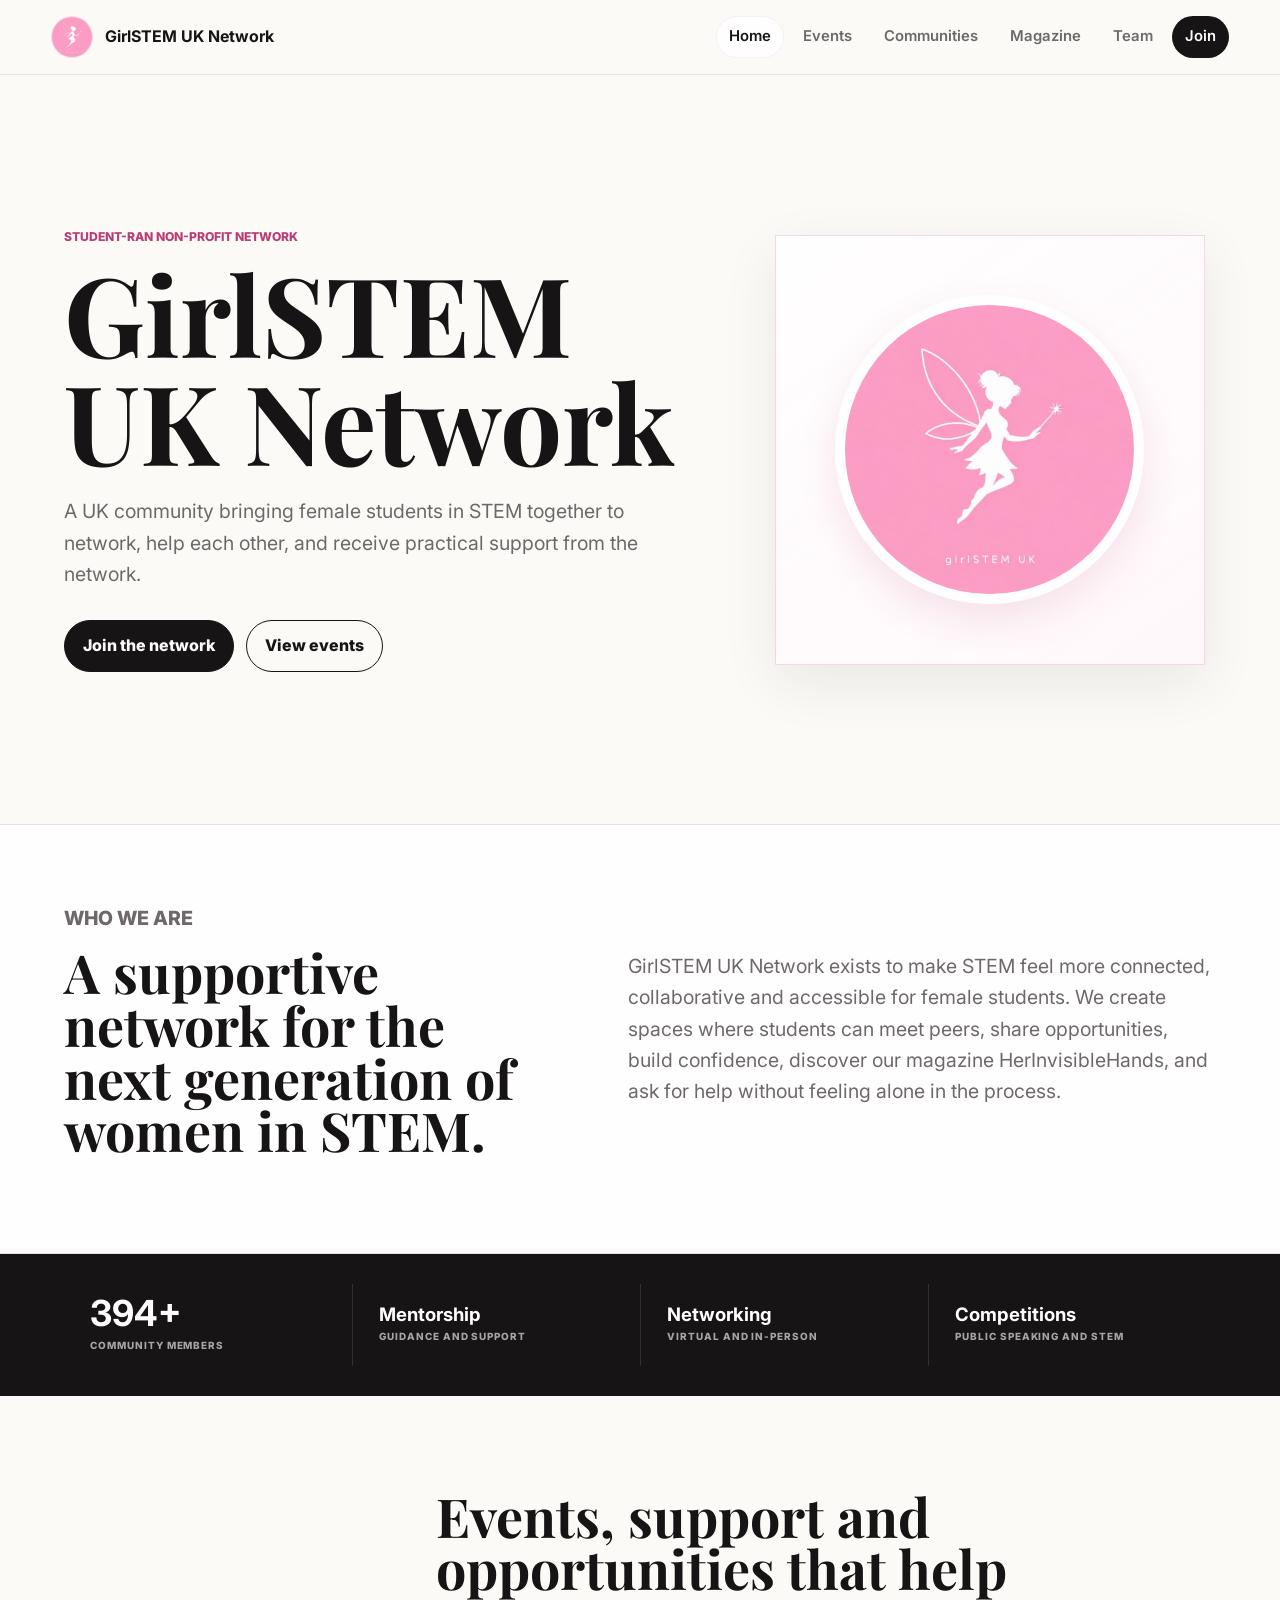
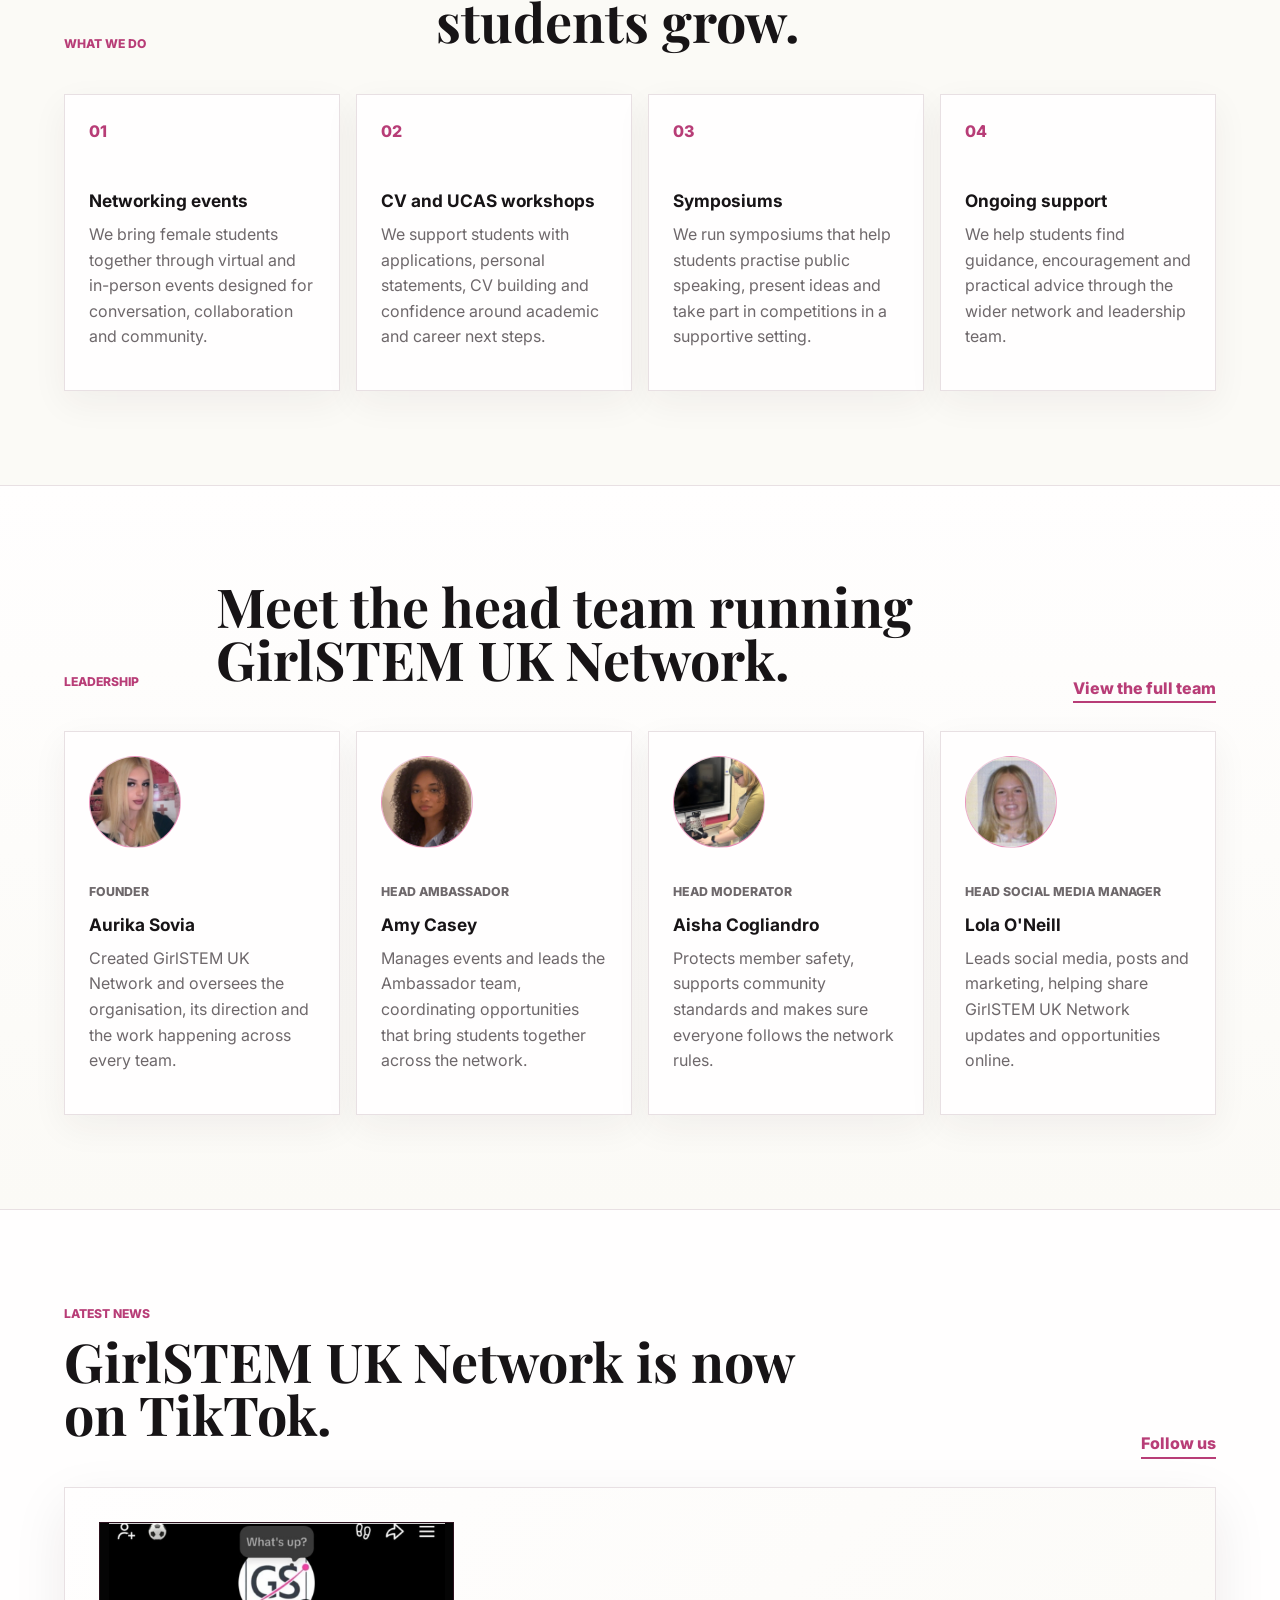
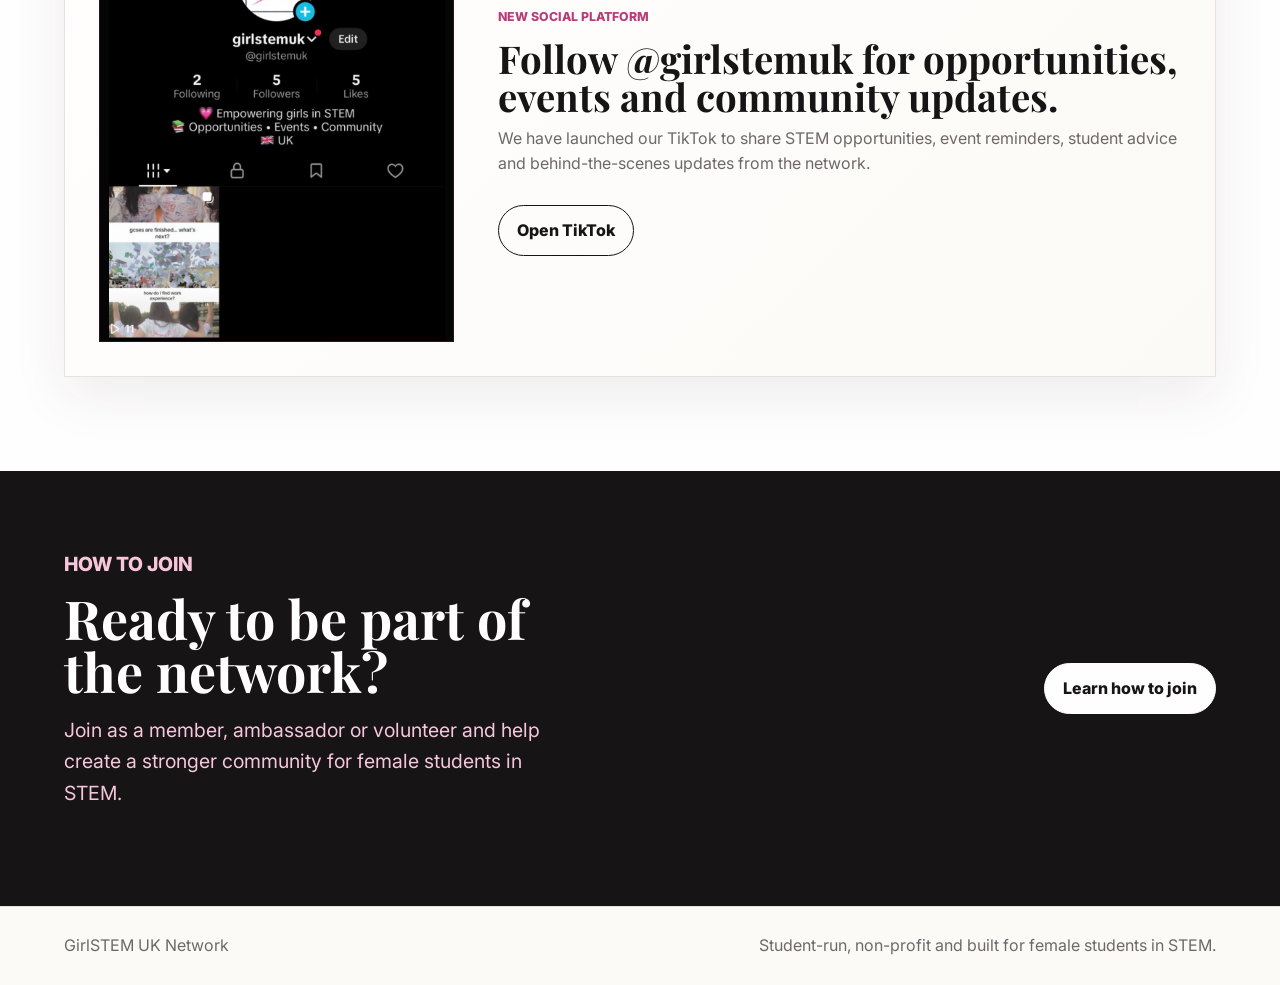
<file: index.html>
<!doctype html>
<html lang="en">
  <head>
    <meta charset="utf-8">
    <meta name="viewport" content="width=device-width, initial-scale=1">
    <title>GirlSTEM UK Network</title>
    <meta name="description" content="GirlSTEM UK Network is a student-run non-profit bringing female students in STEM together through networking, workshops, symposiums and support.">
    <link rel="preconnect" href="https://fonts.googleapis.com">
    <link rel="preconnect" href="https://fonts.gstatic.com" crossorigin>
    <link href="https://fonts.googleapis.com/css2?family=Inter:wght@400;500;600;700&family=Playfair+Display:wght@600;700&display=swap" rel="stylesheet">
    <link rel="stylesheet" href="styles.css">
  </head>
  <body>
    <header class="site-header">
      <a class="brand" href="index.html" aria-label="GirlSTEM UK Network home">
        <img src="assets/girlstem-logo.png" alt="GirlSTEM UK Network logo">
        <span>GirlSTEM UK Network</span>
      </a>
      <nav aria-label="Main navigation">
        <a aria-current="page" href="index.html">Home</a>
        <a href="events.html">Events</a>
        <a href="communities.html">Communities</a>
        <a href="magazine.html">Magazine</a>
        <a href="team.html">Team</a>
        <a class="nav-cta" href="join.html">Join</a>
      </nav>
    </header>

    <main>
      <section class="hero">
        <div class="hero-copy">
          <p class="eyebrow">Student-ran non-profit network</p>
          <h1>GirlSTEM UK Network</h1>
          <p class="hero-text">A UK community bringing female students in STEM together to network, help each other, and receive practical support from the network.</p>
          <div class="hero-actions">
            <a class="button primary" href="join.html">Join the network</a>
            <a class="button secondary" href="events.html">View events</a>
          </div>
        </div>
        <div class="hero-media" aria-label="GirlSTEM UK Network brand image">
          <img src="assets/girlstem-logo.png" alt="">
        </div>
      </section>

      <section class="intro-band">
        <div>
          <p class="section-kicker">Who we are</p>
          <h2>A supportive network for the next generation of women in STEM.</h2>
        </div>
        <p>GirlSTEM UK Network exists to make STEM feel more connected, collaborative and accessible for female students. We create spaces where students can meet peers, share opportunities, build confidence, discover our magazine HerInvisibleHands, and ask for help without feeling alone in the process.</p>
      </section>

      <section class="stats-band" aria-label="GirlSTEM UK Network statistics">
        <div class="stat-item">
          <strong data-count-to="400" data-suffix="+">0</strong>
          <span>community members</span>
        </div>
        <div class="stat-item">
          <strong class="stat-word">Mentorship</strong>
          <span>guidance and support</span>
        </div>
        <div class="stat-item">
          <strong class="stat-word">Networking</strong>
          <span>virtual and in-person</span>
        </div>
        <div class="stat-item">
          <strong class="stat-word">Competitions</strong>
          <span>public speaking and STEM</span>
        </div>
      </section>

      <section class="section">
        <div class="section-heading">
          <p class="section-kicker">What we do</p>
          <h2>Events, support and opportunities that help students grow.</h2>
        </div>
        <div class="feature-grid">
          <article class="feature-card">
            <span class="card-number">01</span>
            <h3>Networking events</h3>
            <p>We bring female students together through virtual and in-person events designed for conversation, collaboration and community.</p>
          </article>
          <article class="feature-card">
            <span class="card-number">02</span>
            <h3>CV and UCAS workshops</h3>
            <p>We support students with applications, personal statements, CV building and confidence around academic and career next steps.</p>
          </article>
          <article class="feature-card">
            <span class="card-number">03</span>
            <h3>Symposiums</h3>
            <p>We run symposiums that help students practise public speaking, present ideas and take part in competitions in a supportive setting.</p>
          </article>
          <article class="feature-card">
            <span class="card-number">04</span>
            <h3>Ongoing support</h3>
            <p>We help students find guidance, encouragement and practical advice through the wider network and leadership team.</p>
          </article>
        </div>
      </section>

      <section class="leadership-section">
        <div class="section-heading">
          <p class="section-kicker">Leadership</p>
          <h2>Meet the head team running GirlSTEM UK Network.</h2>
          <a class="text-link" href="team.html">View the full team</a>
        </div>
        <div class="people-grid">
          <a class="person-card" href="https://www.linkedin.com/in/aurika-s-123575385/" target="_blank" rel="noopener noreferrer">
            <div class="profile-photo">
              <img src="assets/team/Aurika%20.jpg" alt="Aurika Sovia" onerror="this.hidden = true">
              <span>AS</span>
            </div>
            <p class="role">Founder</p>
            <h3>Aurika Sovia</h3>
            <p>Created GirlSTEM UK Network and oversees the organisation, its direction and the work happening across every team.</p>
          </a>
          <a class="person-card" href="https://www.linkedin.com/in/amy-casey-a3600b374/?skipRedirect=true" target="_blank" rel="noopener noreferrer">
            <div class="profile-photo">
              <img src="assets/team/Amy.jpg" alt="Amy Casey" onerror="this.hidden = true">
              <span>AC</span>
            </div>
            <p class="role">Head Ambassador</p>
            <h3>Amy Casey</h3>
            <p>Manages events and leads the Ambassador team, coordinating opportunities that bring students together across the network.</p>
          </a>
          <a class="person-card" href="https://www.linkedin.com/in/aisha-cogliandro-509909385/" target="_blank" rel="noopener noreferrer">
            <div class="profile-photo">
              <img src="assets/team/Aisha.jpg" alt="Aisha Cogliandro" onerror="this.hidden = true">
              <span>AC</span>
            </div>
            <p class="role">Head Moderator</p>
            <h3>Aisha Cogliandro</h3>
            <p>Protects member safety, supports community standards and makes sure everyone follows the network rules.</p>
          </a>
          <article class="person-card">
            <div class="profile-photo">
              <img src="assets/team/Lola.jpg" alt="Lola O'Neill" onerror="this.hidden = true">
              <span>LO</span>
            </div>
            <p class="role">Head Social Media Manager</p>
            <h3>Lola O'Neill</h3>
            <p>Leads social media, posts and marketing, helping share GirlSTEM UK Network updates and opportunities online.</p>
          </article>
        </div>
      </section>

      <section class="section news-section">
        <div class="section-heading">
          <div>
            <p class="section-kicker">Latest news</p>
            <h2>GirlSTEM UK Network is now on TikTok.</h2>
          </div>
          <a class="text-link" href="https://www.tiktok.com/@girlstemuk?_r=1&_t=ZN-97XYN6Xguta" target="_blank" rel="noopener noreferrer">Follow us</a>
        </div>
        <a class="news-card" href="https://www.tiktok.com/@girlstemuk?_r=1&_t=ZN-97XYN6Xguta" target="_blank" rel="noopener noreferrer">
          <img src="assets/news/tiktok-launch.png" alt="GirlSTEM UK Network TikTok profile">
          <div>
            <p class="role">New social platform</p>
            <h3>Follow @girlstemuk for opportunities, events and community updates.</h3>
            <p>We have launched our TikTok to share STEM opportunities, event reminders, student advice and behind-the-scenes updates from the network.</p>
            <span class="button secondary">Open TikTok</span>
          </div>
        </a>
      </section>

      <section class="join-strip">
        <div>
          <p class="section-kicker">How to join</p>
          <h2>Ready to be part of the network?</h2>
          <p>Join as a member, ambassador or volunteer and help create a stronger community for female students in STEM.</p>
        </div>
        <a class="button primary" href="join.html">Learn how to join</a>
      </section>
    </main>

    <footer>
      <p>GirlSTEM UK Network</p>
      <p>Student-run, non-profit and built for female students in STEM.</p>
    </footer>
    <script src="site.js"></script>
  </body>
</html>
</file>
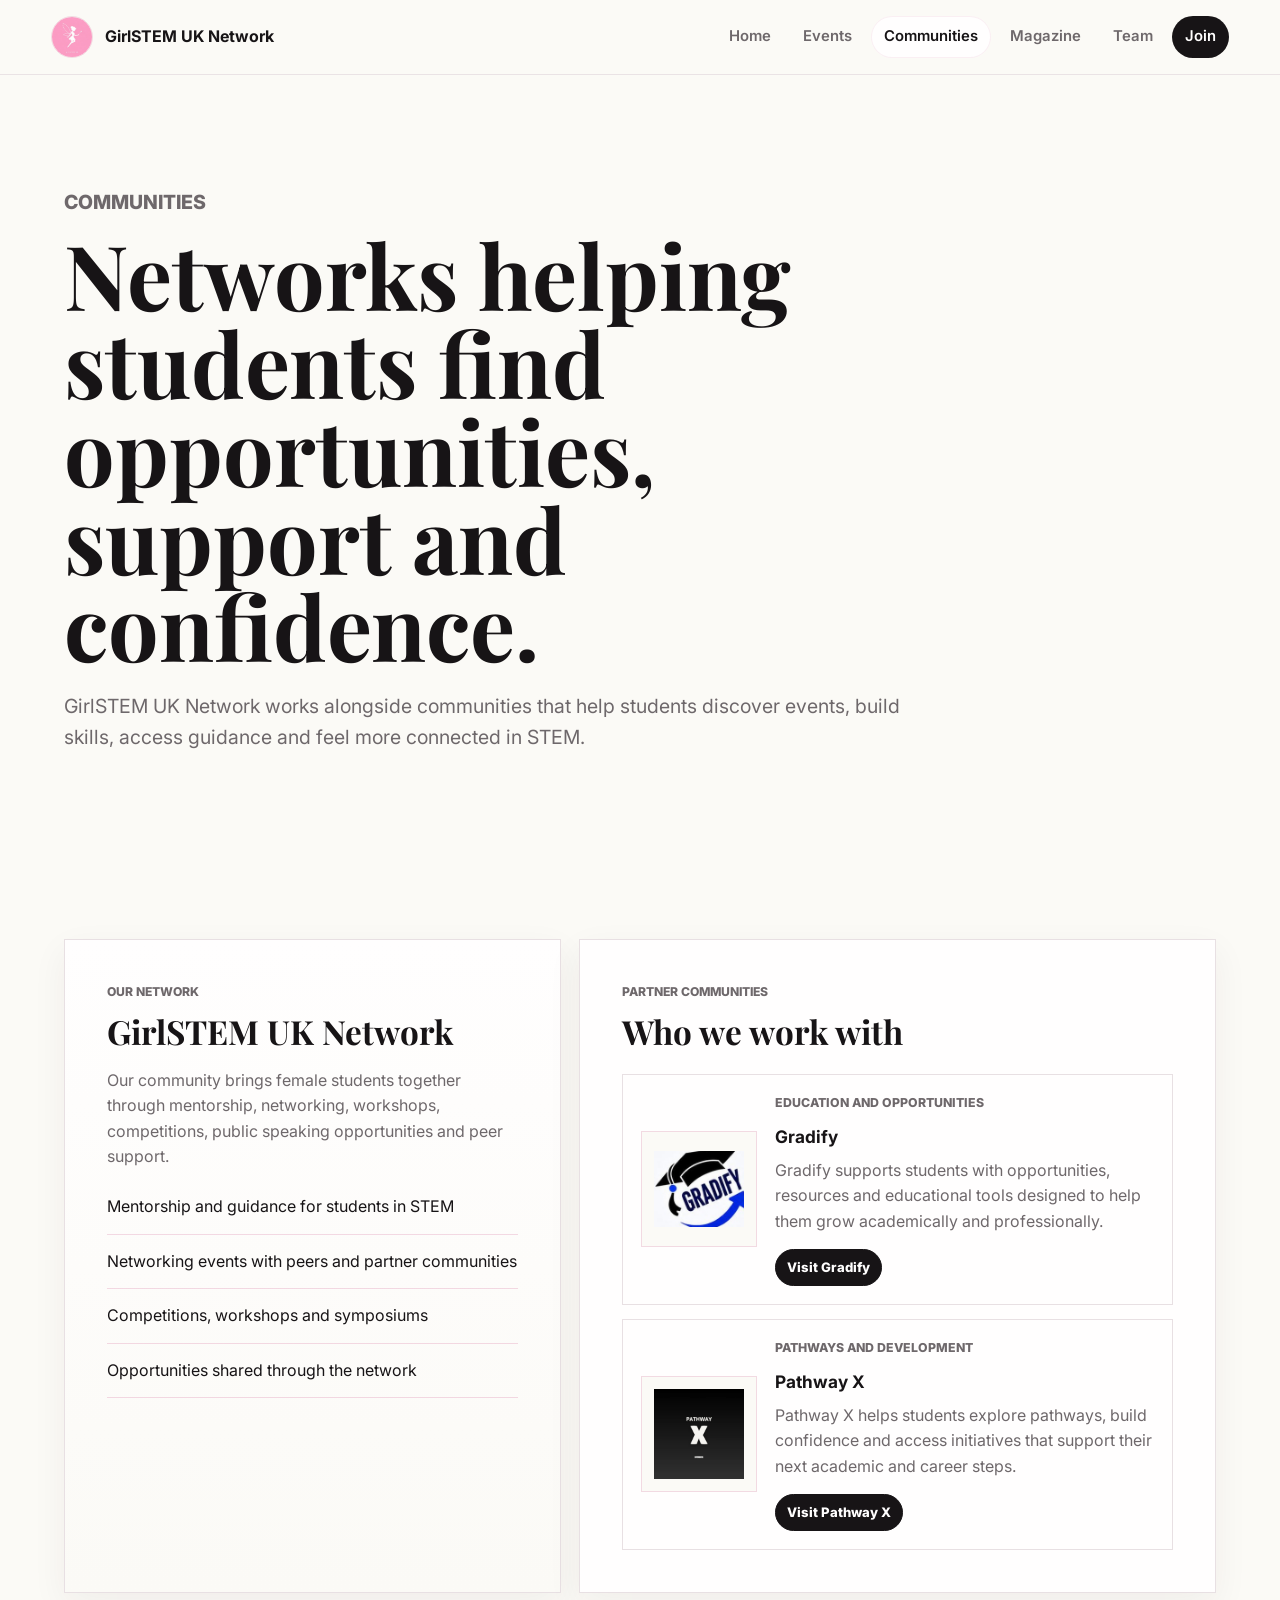
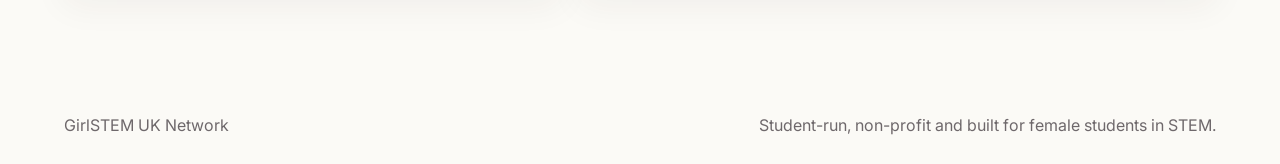
<file: communities.html>
<!doctype html>
<html lang="en">
  <head>
    <meta charset="utf-8">
    <meta name="viewport" content="width=device-width, initial-scale=1">
    <title>Communities | GirlSTEM UK Network</title>
    <meta name="description" content="Explore GirlSTEM UK Network communities and partner networks including Gradify and Pathway X.">
    <link rel="preconnect" href="https://fonts.googleapis.com">
    <link rel="preconnect" href="https://fonts.gstatic.com" crossorigin>
    <link href="https://fonts.googleapis.com/css2?family=Inter:wght@400;500;600;700&family=Playfair+Display:wght@600;700&display=swap" rel="stylesheet">
    <link rel="stylesheet" href="styles.css">
  </head>
  <body>
    <header class="site-header">
      <a class="brand" href="index.html" aria-label="GirlSTEM UK Network home">
        <img src="assets/girlstem-logo.png" alt="GirlSTEM UK Network logo">
        <span>GirlSTEM UK Network</span>
      </a>
      <nav aria-label="Main navigation">
        <a href="index.html">Home</a>
        <a href="events.html">Events</a>
        <a aria-current="page" href="communities.html">Communities</a>
        <a href="magazine.html">Magazine</a>
        <a href="team.html">Team</a>
        <a class="nav-cta" href="join.html">Join</a>
      </nav>
    </header>

    <main>
      <section class="page-hero slim">
        <p class="eyebrow">Communities</p>
        <h1>Networks helping students find opportunities, support and confidence.</h1>
        <p>GirlSTEM UK Network works alongside communities that help students discover events, build skills, access guidance and feel more connected in STEM.</p>
      </section>

      <section class="section two-column">
        <div class="panel soft">
          <p class="section-kicker">Our network</p>
          <h2>GirlSTEM UK Network</h2>
          <p>Our community brings female students together through mentorship, networking, workshops, competitions, public speaking opportunities and peer support.</p>
          <ul class="clean-list">
            <li>Mentorship and guidance for students in STEM</li>
            <li>Networking events with peers and partner communities</li>
            <li>Competitions, workshops and symposiums</li>
            <li>Opportunities shared through the network</li>
          </ul>
        </div>

        <div class="panel">
          <p class="section-kicker">Partner communities</p>
          <h2>Who we work with</h2>
          <div class="community-list">
            <article class="community-row">
              <img src="assets/communities/gradify-logo.jpg" alt="Gradify logo">
              <div>
                <p class="role">Education and opportunities</p>
                <h3>Gradify</h3>
                <p>Gradify supports students with opportunities, resources and educational tools designed to help them grow academically and professionally.</p>
                <a class="event-link" href="https://gradify.org.uk/dashboard" target="_blank" rel="noopener noreferrer">Visit Gradify</a>
              </div>
            </article>

            <article class="community-row">
              <img src="assets/communities/pathwayx-logo.png" alt="Pathway X logo">
              <div>
                <p class="role">Pathways and development</p>
                <h3>Pathway X</h3>
                <p>Pathway X helps students explore pathways, build confidence and access initiatives that support their next academic and career steps.</p>
                <a class="event-link" href="https://www.pathwayx.uk/" target="_blank" rel="noopener noreferrer">Visit Pathway X</a>
              </div>
            </article>
          </div>
        </div>
      </section>
    </main>

    <footer>
      <p>GirlSTEM UK Network</p>
      <p>Student-run, non-profit and built for female students in STEM.</p>
    </footer>
  </body>
</html>
</file>
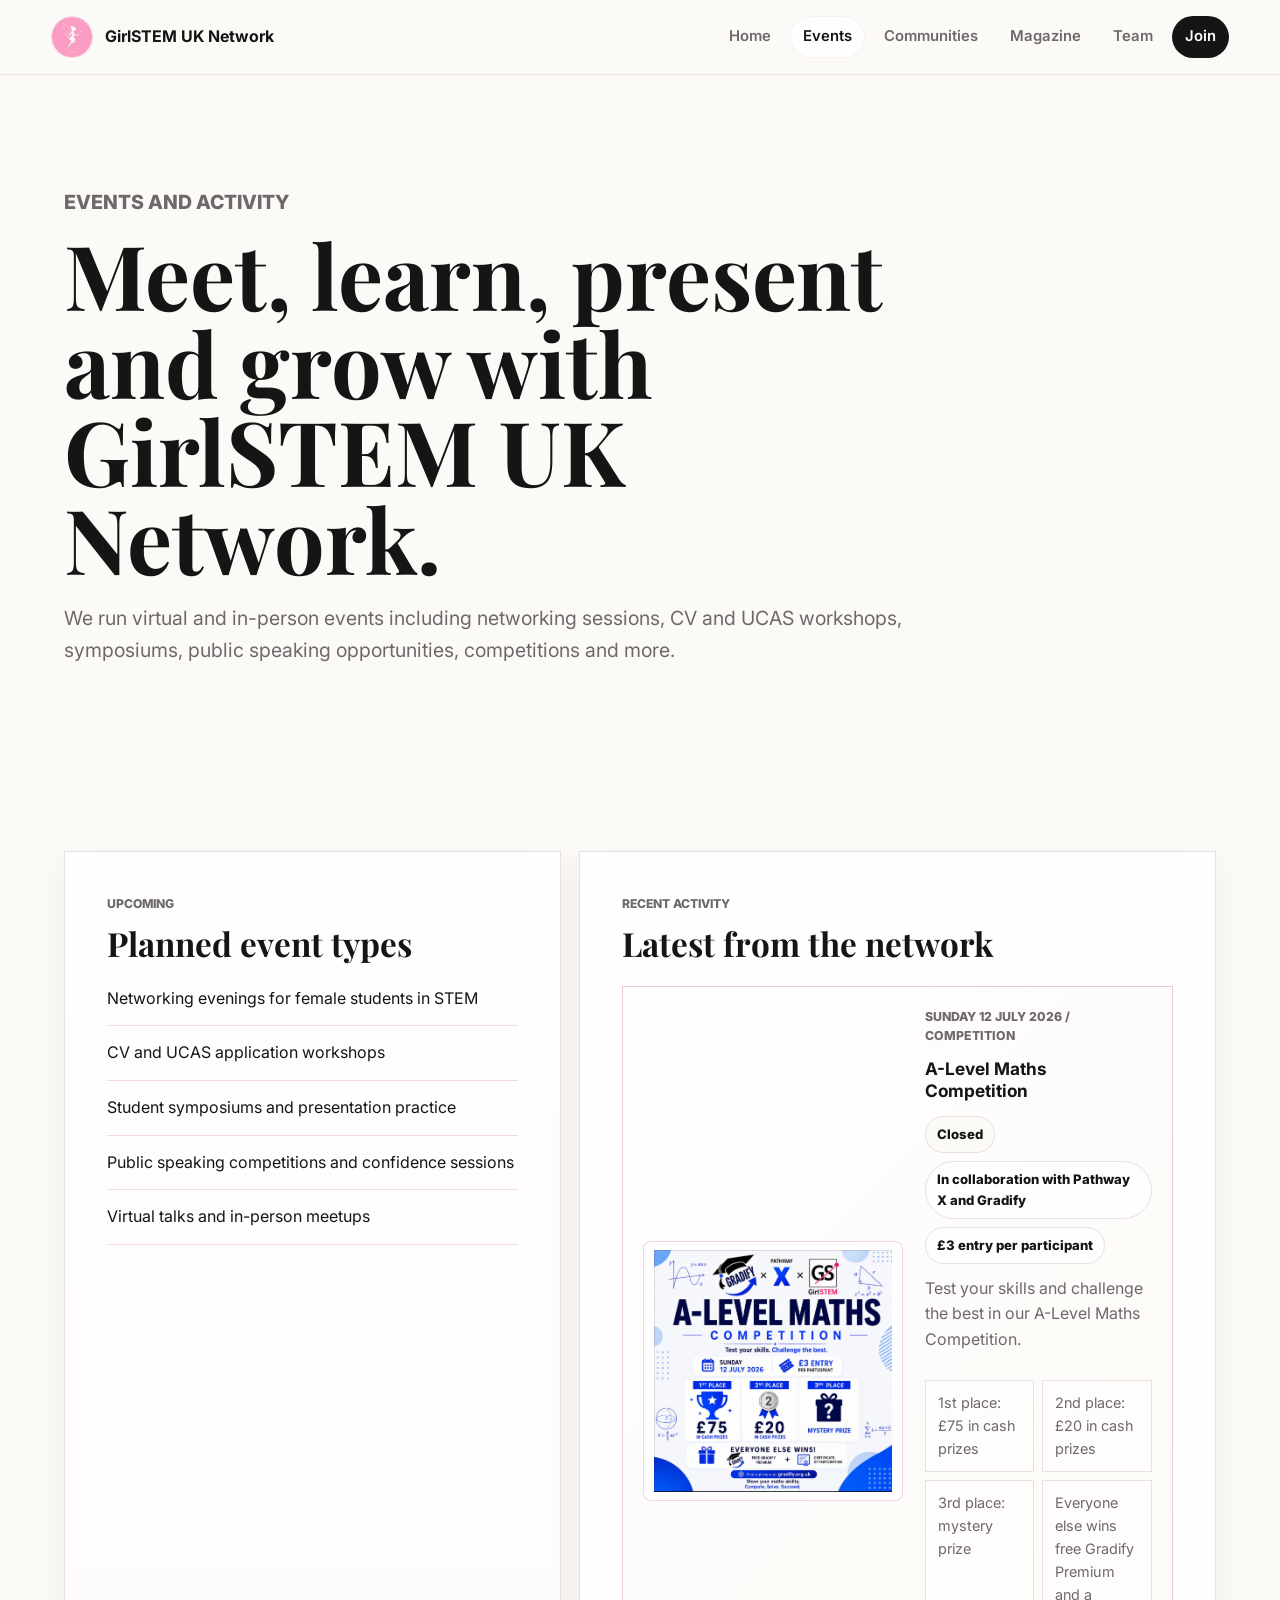
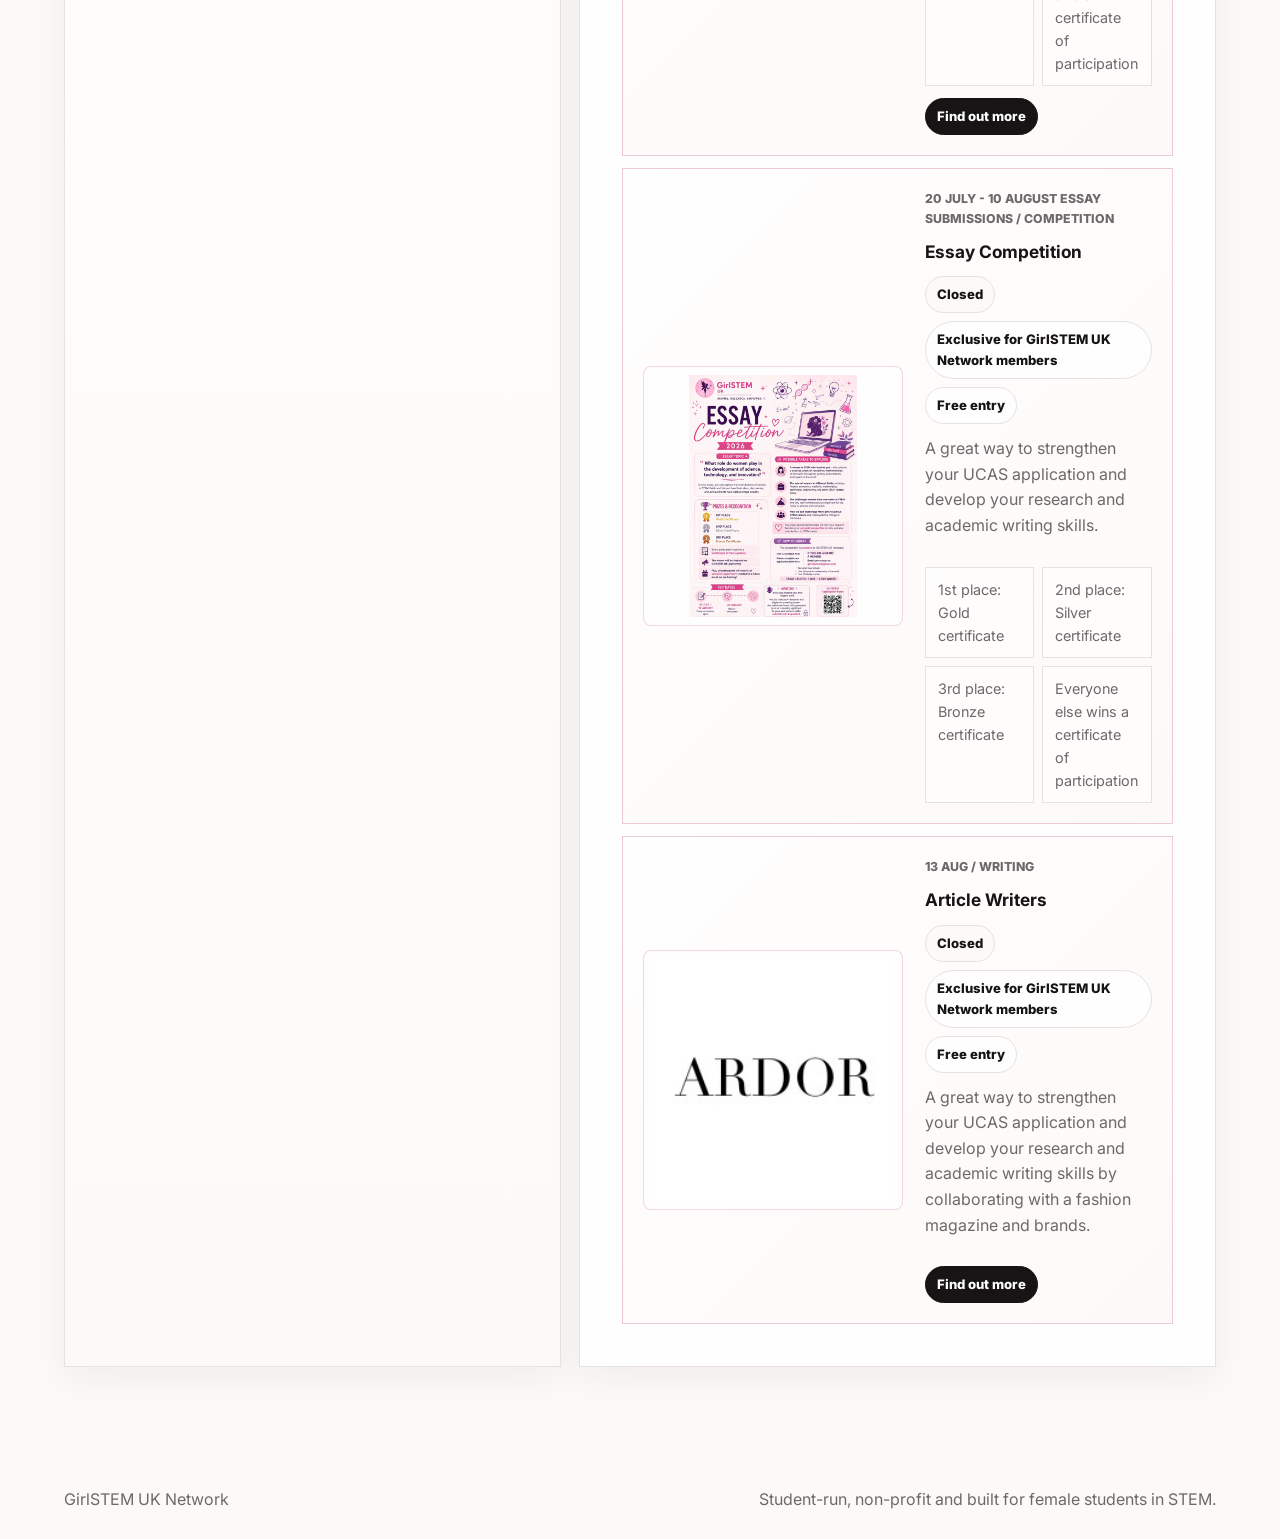
<file: events.html>
<!doctype html>
<html lang="en">
  <head>
    <meta charset="utf-8">
    <meta name="viewport" content="width=device-width, initial-scale=1">
    <title>Events | GirlSTEM UK Network</title>
    <meta name="description" content="Upcoming events and recent activity from GirlSTEM UK Network.">
    <link rel="preconnect" href="https://fonts.googleapis.com">
    <link rel="preconnect" href="https://fonts.gstatic.com" crossorigin>
    <link href="https://fonts.googleapis.com/css2?family=Inter:wght@400;500;600;700&family=Playfair+Display:wght@600;700&display=swap" rel="stylesheet">
    <link rel="stylesheet" href="styles.css">
  </head>
  <body>
    <header class="site-header">
      <a class="brand" href="index.html" aria-label="GirlSTEM UK Network home">
        <img src="assets/girlstem-logo.png" alt="GirlSTEM UK Network logo">
        <span>GirlSTEM UK Network</span>
      </a>
      <nav aria-label="Main navigation">
        <a href="index.html">Home</a>
        <a aria-current="page" href="events.html">Events</a>
        <a href="communities.html">Communities</a>
        <a href="magazine.html">Magazine</a>
        <a href="team.html">Team</a>
        <a class="nav-cta" href="join.html">Join</a>
      </nav>
    </header>

    <main>
      <section class="page-hero slim">
        <p class="eyebrow">Events and activity</p>
        <h1>Meet, learn, present and grow with GirlSTEM UK Network.</h1>
        <p>We run virtual and in-person events including networking sessions, CV and UCAS workshops, symposiums, public speaking opportunities, competitions and more.</p>
      </section>

      <section class="section two-column">
        <div class="panel soft">
          <p class="section-kicker">Upcoming</p>
          <h2>Planned event types</h2>
          <ul class="clean-list">
            <li>Networking evenings for female students in STEM</li>
            <li>CV and UCAS application workshops</li>
            <li>Student symposiums and presentation practice</li>
            <li>Public speaking competitions and confidence sessions</li>
            <li>Virtual talks and in-person meetups</li>
          </ul>
        </div>
        <div class="panel">
          <p class="section-kicker">Recent activity</p>
          <h2>Latest from the network</h2>
          <div id="activity-list" class="activity-list" aria-live="polite"></div>
        </div>
      </section>
    </main>

    <footer>
      <p>GirlSTEM UK Network</p>
      <p>Student-run, non-profit and built for female students in STEM.</p>
    </footer>
    <script src="events.js"></script>
  </body>
</html>
</file>
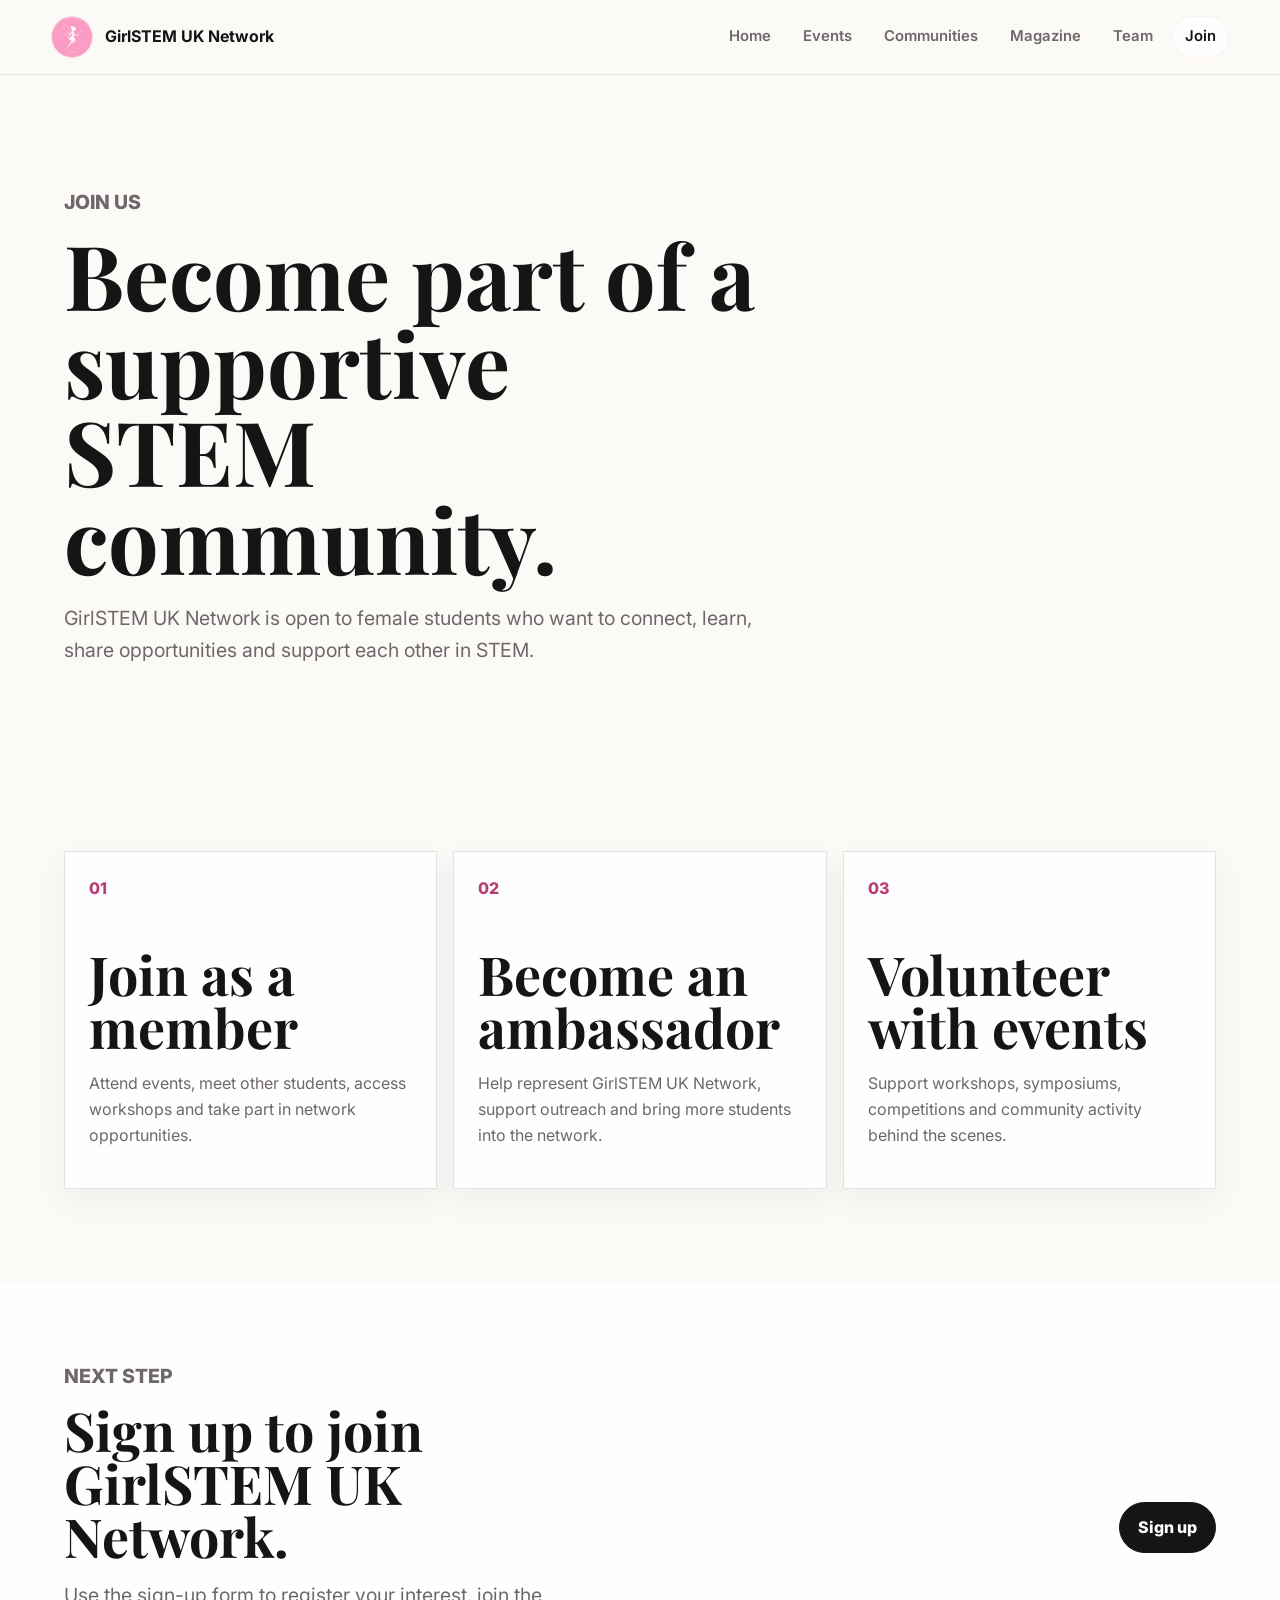
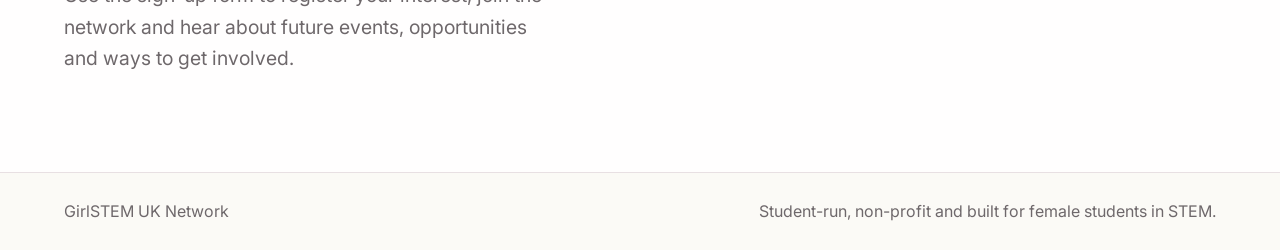
<file: join.html>
<!doctype html>
<html lang="en">
  <head>
    <meta charset="utf-8">
    <meta name="viewport" content="width=device-width, initial-scale=1">
    <title>Join | GirlSTEM UK Network</title>
    <meta name="description" content="How to join GirlSTEM UK Network as a member, ambassador or volunteer.">
    <link rel="preconnect" href="https://fonts.googleapis.com">
    <link rel="preconnect" href="https://fonts.gstatic.com" crossorigin>
    <link href="https://fonts.googleapis.com/css2?family=Inter:wght@400;500;600;700&family=Playfair+Display:wght@600;700&display=swap" rel="stylesheet">
    <link rel="stylesheet" href="styles.css">
  </head>
  <body>
    <header class="site-header">
      <a class="brand" href="index.html" aria-label="GirlSTEM UK Network home">
        <img src="assets/girlstem-logo.png" alt="GirlSTEM UK Network logo">
        <span>GirlSTEM UK Network</span>
      </a>
      <nav aria-label="Main navigation">
        <a href="index.html">Home</a>
        <a href="events.html">Events</a>
        <a href="communities.html">Communities</a>
        <a href="magazine.html">Magazine</a>
        <a href="team.html">Team</a>
        <a class="nav-cta" aria-current="page" href="join.html">Join</a>
      </nav>
    </header>

    <main>
      <section class="page-hero">
        <p class="eyebrow">Join us</p>
        <h1>Become part of a supportive STEM community.</h1>
        <p>GirlSTEM UK Network is open to female students who want to connect, learn, share opportunities and support each other in STEM.</p>
      </section>

      <section class="section join-options">
        <article class="join-card">
          <span class="card-number">01</span>
          <h2>Join as a member</h2>
          <p>Attend events, meet other students, access workshops and take part in network opportunities.</p>
        </article>
        <article class="join-card">
          <span class="card-number">02</span>
          <h2>Become an ambassador</h2>
          <p>Help represent GirlSTEM UK Network, support outreach and bring more students into the network.</p>
        </article>
        <article class="join-card">
          <span class="card-number">03</span>
          <h2>Volunteer with events</h2>
          <p>Support workshops, symposiums, competitions and community activity behind the scenes.</p>
        </article>
      </section>

      <section class="join-form-section">
        <div>
          <p class="section-kicker">Next step</p>
          <h2>Sign up to join GirlSTEM UK Network.</h2>
          <p>Use the sign-up form to register your interest, join the network and hear about future events, opportunities and ways to get involved.</p>
        </div>
        <a class="button primary" href="https://lnkd.in/emJUhDYB" target="_blank" rel="noopener noreferrer">Sign up</a>
      </section>
    </main>

    <footer>
      <p>GirlSTEM UK Network</p>
      <p>Student-run, non-profit and built for female students in STEM.</p>
    </footer>
  </body>
</html>
</file>
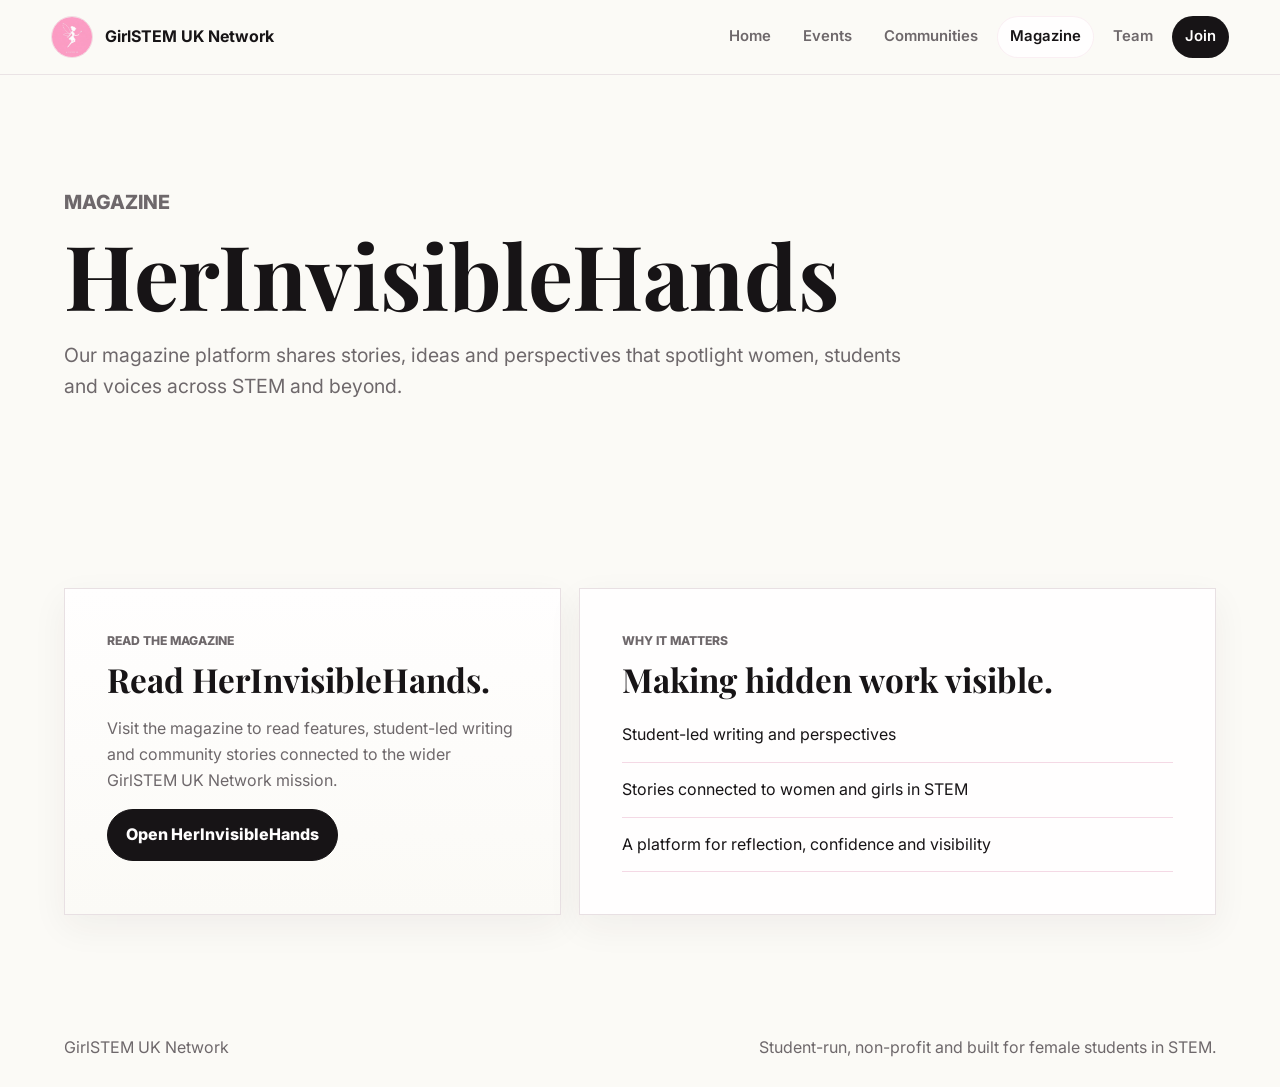
<file: magazine.html>
<!doctype html>
<html lang="en">
  <head>
    <meta charset="utf-8">
    <meta name="viewport" content="width=device-width, initial-scale=1">
    <title>Magazine | GirlSTEM UK Network</title>
    <meta name="description" content="Read HerInvisibleHands, the magazine connected to GirlSTEM UK Network.">
    <link rel="preconnect" href="https://fonts.googleapis.com">
    <link rel="preconnect" href="https://fonts.gstatic.com" crossorigin>
    <link href="https://fonts.googleapis.com/css2?family=Inter:wght@400;500;600;700&family=Playfair+Display:wght@600;700&display=swap" rel="stylesheet">
    <link rel="stylesheet" href="styles.css">
  </head>
  <body>
    <header class="site-header">
      <a class="brand" href="index.html" aria-label="GirlSTEM UK Network home">
        <img src="assets/girlstem-logo.png" alt="GirlSTEM UK Network logo">
        <span>GirlSTEM UK Network</span>
      </a>
      <nav aria-label="Main navigation">
        <a href="index.html">Home</a>
        <a href="events.html">Events</a>
        <a href="communities.html">Communities</a>
        <a aria-current="page" href="magazine.html">Magazine</a>
        <a href="team.html">Team</a>
        <a class="nav-cta" href="join.html">Join</a>
      </nav>
    </header>

    <main>
      <section class="page-hero slim">
        <p class="eyebrow">Magazine</p>
        <h1>HerInvisibleHands</h1>
        <p>Our magazine platform shares stories, ideas and perspectives that spotlight women, students and voices across STEM and beyond.</p>
      </section>

      <section class="section two-column">
        <div class="panel soft">
          <p class="section-kicker">Read the magazine</p>
          <h2>Read HerInvisibleHands.</h2>
          <p>Visit the magazine to read features, student-led writing and community stories connected to the wider GirlSTEM UK Network mission.</p>
          <a class="button primary" href="https://herinvisiblehands.vercel.app/" target="_blank" rel="noopener noreferrer">Open HerInvisibleHands</a>
        </div>
        <div class="panel">
          <p class="section-kicker">Why it matters</p>
          <h2>Making hidden work visible.</h2>
          <ul class="clean-list">
            <li>Student-led writing and perspectives</li>
            <li>Stories connected to women and girls in STEM</li>
            <li>A platform for reflection, confidence and visibility</li>
          </ul>
        </div>
      </section>
    </main>

    <footer>
      <p>GirlSTEM UK Network</p>
      <p>Student-run, non-profit and built for female students in STEM.</p>
    </footer>
  </body>
</html>
</file>
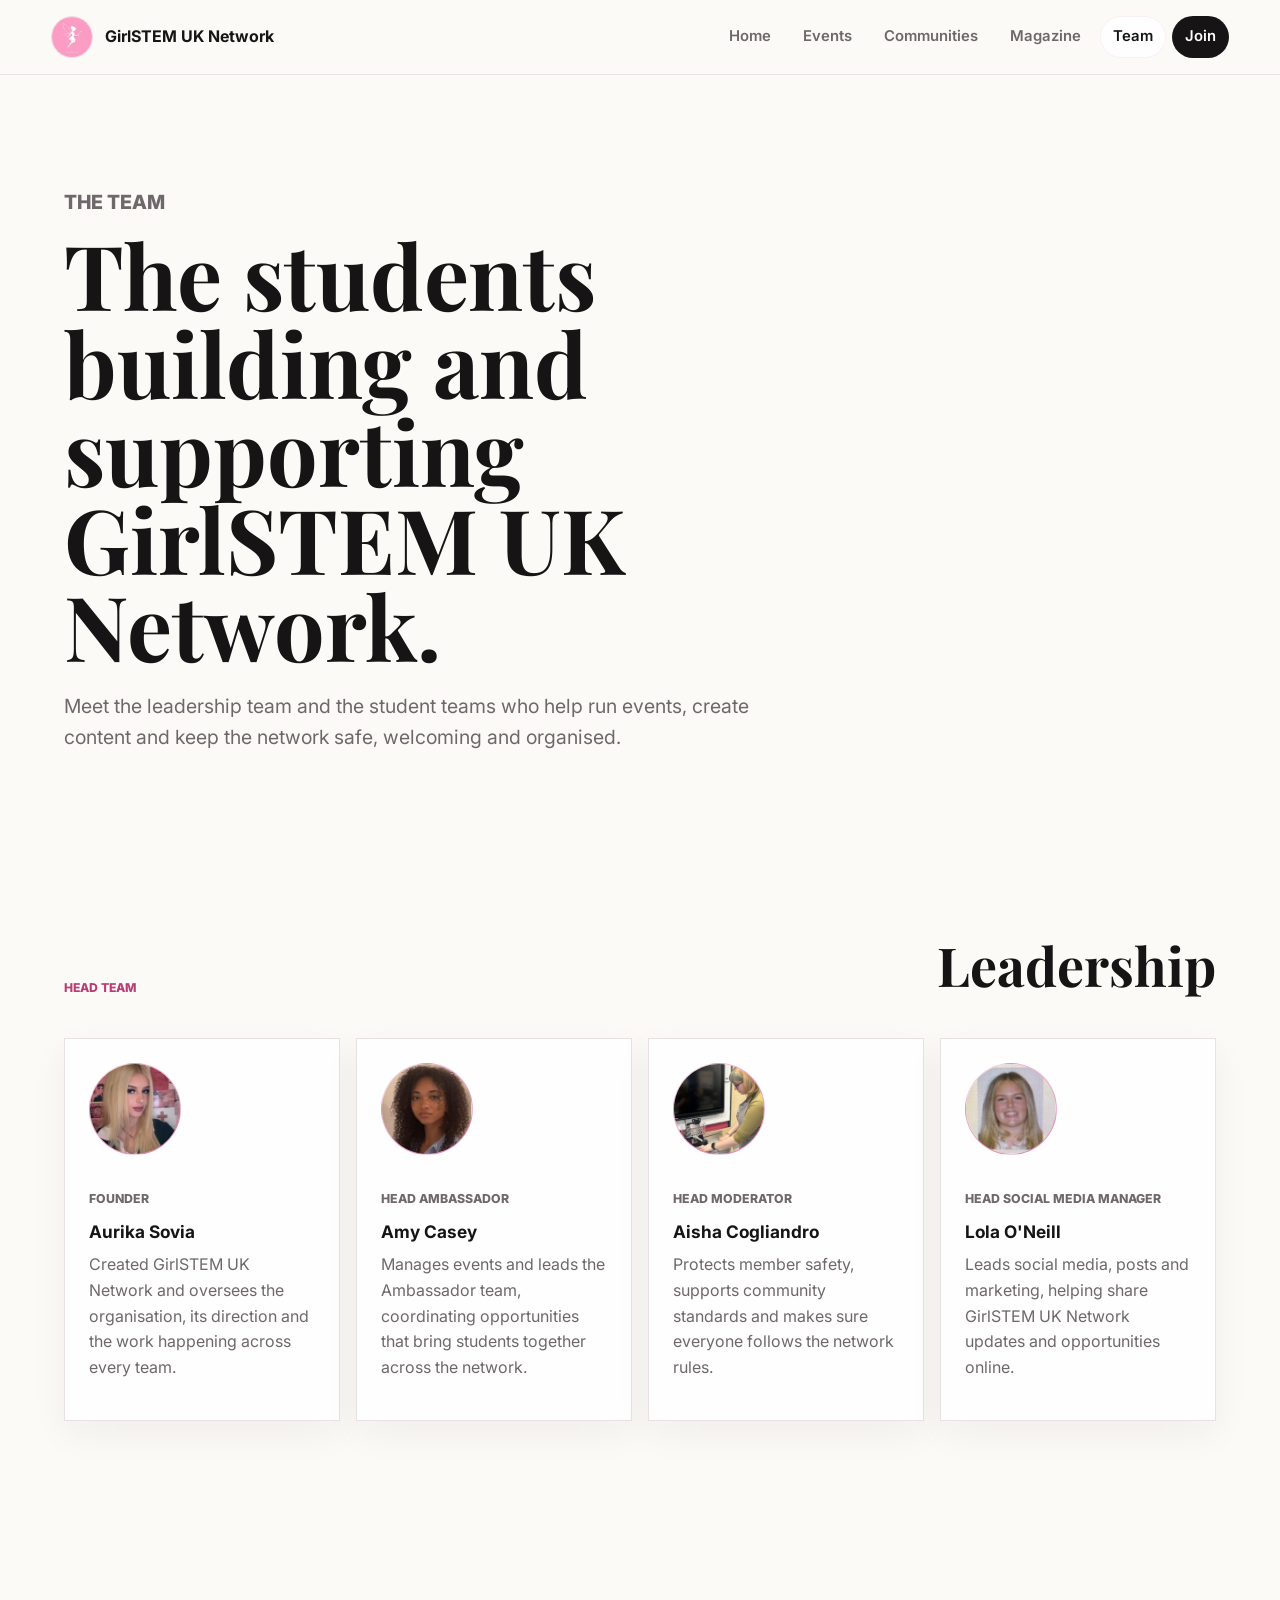
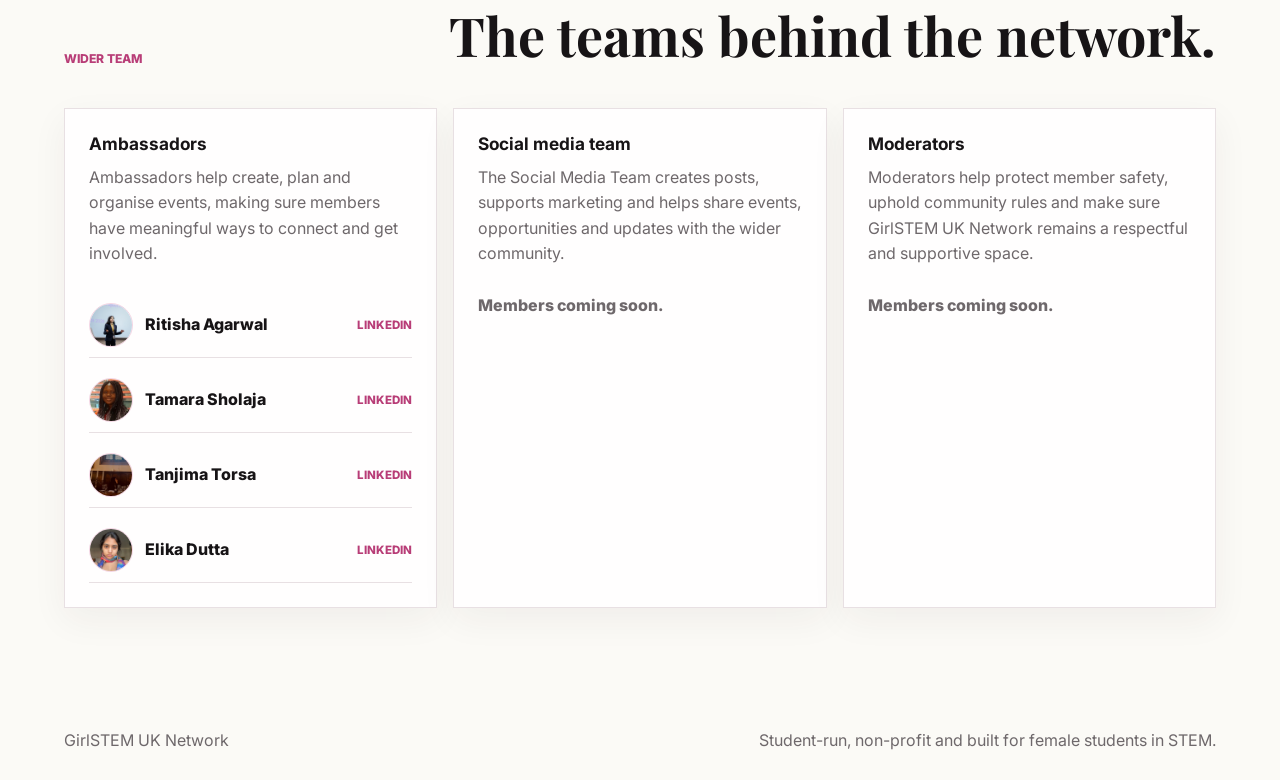
<file: team.html>
<!doctype html>
<html lang="en">
  <head>
    <meta charset="utf-8">
    <meta name="viewport" content="width=device-width, initial-scale=1">
    <title>Team | GirlSTEM UK Network</title>
    <meta name="description" content="Meet the leadership and wider team behind GirlSTEM UK Network.">
    <link rel="preconnect" href="https://fonts.googleapis.com">
    <link rel="preconnect" href="https://fonts.gstatic.com" crossorigin>
    <link href="https://fonts.googleapis.com/css2?family=Inter:wght@400;500;600;700&family=Playfair+Display:wght@600;700&display=swap" rel="stylesheet">
    <link rel="stylesheet" href="styles.css">
  </head>
  <body>
    <header class="site-header">
      <a class="brand" href="index.html" aria-label="GirlSTEM UK Network home">
        <img src="assets/girlstem-logo.png" alt="GirlSTEM UK Network logo">
        <span>GirlSTEM UK Network</span>
      </a>
      <nav aria-label="Main navigation">
        <a href="index.html">Home</a>
        <a href="events.html">Events</a>
        <a href="communities.html">Communities</a>
        <a href="magazine.html">Magazine</a>
        <a aria-current="page" href="team.html">Team</a>
        <a class="nav-cta" href="join.html">Join</a>
      </nav>
    </header>

    <main>
      <section class="page-hero">
        <p class="eyebrow">The team</p>
        <h1>The students building and supporting GirlSTEM UK Network.</h1>
        <p>Meet the leadership team and the student teams who help run events, create content and keep the network safe, welcoming and organised.</p>
      </section>

      <section class="section">
        <div class="section-heading">
          <p class="section-kicker">Head team</p>
          <h2>Leadership</h2>
        </div>
        <div class="people-grid">
          <a class="person-card" href="https://www.linkedin.com/in/aurika-s-123575385/" target="_blank" rel="noopener noreferrer">
            <div class="profile-photo">
              <img src="assets/team/Aurika%20.jpg" alt="Aurika Sovia" onerror="this.hidden = true">
              <span>AS</span>
            </div>
            <p class="role">Founder</p>
            <h3>Aurika Sovia</h3>
            <p>Created GirlSTEM UK Network and oversees the organisation, its direction and the work happening across every team.</p>
          </a>
          <a class="person-card" href="https://www.linkedin.com/in/amy-casey-a3600b374/?skipRedirect=true" target="_blank" rel="noopener noreferrer">
            <div class="profile-photo">
              <img src="assets/team/Amy.jpg" alt="Amy Casey" onerror="this.hidden = true">
              <span>AC</span>
            </div>
            <p class="role">Head Ambassador</p>
            <h3>Amy Casey</h3>
            <p>Manages events and leads the Ambassador team, coordinating opportunities that bring students together across the network.</p>
          </a>
          <a class="person-card" href="https://www.linkedin.com/in/aisha-cogliandro-509909385/" target="_blank" rel="noopener noreferrer">
            <div class="profile-photo">
              <img src="assets/team/Aisha.jpg" alt="Aisha Cogliandro" onerror="this.hidden = true">
              <span>AC</span>
            </div>
            <p class="role">Head Moderator</p>
            <h3>Aisha Cogliandro</h3>
            <p>Protects member safety, supports community standards and makes sure everyone follows the network rules.</p>
          </a>
          <article class="person-card">
            <div class="profile-photo">
              <img src="assets/team/Lola.jpg" alt="Lola O'Neill" onerror="this.hidden = true">
              <span>LO</span>
            </div>
            <p class="role">Head Social Media Manager</p>
            <h3>Lola O'Neill</h3>
            <p>Leads social media, posts and marketing, helping share GirlSTEM UK Network updates and opportunities online.</p>
          </article>
        </div>
      </section>

      <section class="section team-section">
        <div class="section-heading">
          <p class="section-kicker">Wider team</p>
          <h2>The teams behind the network.</h2>
        </div>
        <div class="team-grid">
          <article class="team-card">
            <h3>Ambassadors</h3>
            <p>Ambassadors help create, plan and organise events, making sure members have meaningful ways to connect and get involved.</p>
            <div class="member-list">
              <a class="member-link" href="https://www.linkedin.com/in/ritisha-agarwal-1b7046379/" target="_blank" rel="noopener noreferrer">
                <img src="assets/team/Ritisha.png" alt="Ritisha Agarwal">
                <span>Ritisha Agarwal</span>
              </a>
              <a class="member-link" href="https://www.linkedin.com/in/tamara-sholaja-4b9759387/" target="_blank" rel="noopener noreferrer">
                <img src="assets/team/Tamara.png" alt="Tamara Sholaja">
                <span>Tamara Sholaja</span>
              </a>
              <a class="member-link" href="https://www.linkedin.com/in/tanjima-torsa-667398381/" target="_blank" rel="noopener noreferrer">
                <img src="assets/team/Tanjima.jpg" alt="Tanjima Torsa">
                <span>Tanjima Torsa</span>
              </a>
              <a class="member-link" href="https://www.linkedin.com/in/elika-dutta-0a2a1538a/" target="_blank" rel="noopener noreferrer">
                <img src="assets/team/Elika.jpg" alt="Elika Dutta">
                <span>Elika Dutta</span>
              </a>
            </div>
          </article>
          <article class="team-card">
            <h3>Social media team</h3>
            <p>The Social Media Team creates posts, supports marketing and helps share events, opportunities and updates with the wider community.</p>
            <p class="team-note">Members coming soon.</p>
          </article>
          <article class="team-card">
            <h3>Moderators</h3>
            <p>Moderators help protect member safety, uphold community rules and make sure GirlSTEM UK Network remains a respectful and supportive space.</p>
            <p class="team-note">Members coming soon.</p>
          </article>
        </div>
      </section>
    </main>

    <footer>
      <p>GirlSTEM UK Network</p>
      <p>Student-run, non-profit and built for female students in STEM.</p>
    </footer>
  </body>
</html>
</file>
<file: styles.css>
:root {
  --pink: #ef8fbb;
  --pink-deep: #b83d77;
  --blush: #fff7fa;
  --cream: #fbfaf6;
  --ink: #171416;
  --muted: #6e686b;
  --line: #e8e0e3;
  --white: #fffefe;
  --shadow: 0 18px 52px rgba(35, 26, 31, 0.08);
}

* {
  box-sizing: border-box;
}

body {
  margin: 0;
  color: var(--ink);
  background: var(--cream);
  font-family: Inter, system-ui, -apple-system, BlinkMacSystemFont, "Segoe UI", sans-serif;
  line-height: 1.6;
}

img {
  max-width: 100%;
  display: block;
}

a {
  color: inherit;
}

.site-header {
  position: sticky;
  top: 0;
  z-index: 10;
  display: flex;
  align-items: center;
  justify-content: space-between;
  gap: 24px;
  padding: 16px clamp(18px, 4vw, 56px);
  border-bottom: 1px solid rgba(232, 224, 227, 0.9);
  background: rgba(251, 250, 246, 0.94);
  backdrop-filter: blur(18px);
}

.brand {
  display: inline-flex;
  align-items: center;
  gap: 12px;
  min-width: 0;
  font-weight: 700;
  text-decoration: none;
}

.brand img {
  width: 42px;
  height: 42px;
  border-radius: 50%;
  object-fit: cover;
  border: 1px solid rgba(184, 61, 119, 0.16);
}

nav {
  display: flex;
  align-items: center;
  gap: 6px;
  flex-wrap: wrap;
  justify-content: flex-end;
}

nav a {
  padding: 9px 13px;
  color: var(--muted);
  font-size: 0.93rem;
  font-weight: 600;
  text-decoration: none;
  border-radius: 999px;
}

nav a:hover,
nav a[aria-current="page"] {
  color: var(--ink);
  background: var(--white);
  box-shadow: inset 0 0 0 1px rgba(184, 61, 119, 0.08);
}

.nav-cta {
  color: var(--white);
  background: var(--ink);
}

main {
  overflow: hidden;
}

.hero {
  min-height: calc(100svh - 150px);
  display: grid;
  grid-template-columns: minmax(0, 1.1fr) minmax(280px, 0.8fr);
  align-items: center;
  gap: clamp(34px, 6vw, 86px);
  padding: clamp(32px, 5vw, 58px) clamp(18px, 5vw, 72px);
  border-bottom: 1px solid var(--line);
}

.hero-copy,
.page-hero {
  max-width: 820px;
}

.eyebrow,
.section-kicker {
  margin: 0 0 12px;
  color: var(--pink-deep);
  font-size: 0.76rem;
  font-weight: 800;
  letter-spacing: 0;
  text-transform: uppercase;
}

h1,
h2,
h3,
p {
  margin-top: 0;
}

h1,
h2 {
  font-family: "Playfair Display", Georgia, serif;
  line-height: 0.98;
  letter-spacing: 0;
}

h1 {
  margin-bottom: 22px;
  font-size: clamp(3.2rem, 8.6vw, 7.4rem);
  max-width: 920px;
}

h2 {
  margin-bottom: 18px;
  font-size: clamp(2.1rem, 4.2vw, 4.8rem);
}

h3 {
  margin-bottom: 10px;
  font-size: 1.08rem;
  line-height: 1.25;
}

.hero-text,
.page-hero p,
.intro-band p,
.join-strip p,
.join-form-section p {
  color: var(--muted);
  font-size: clamp(1rem, 1.6vw, 1.22rem);
}

.hero-actions {
  display: flex;
  gap: 12px;
  flex-wrap: wrap;
  margin-top: 30px;
}

.button {
  display: inline-flex;
  align-items: center;
  justify-content: center;
  min-height: 46px;
  padding: 12px 18px;
  border: 1px solid var(--ink);
  border-radius: 999px;
  font-weight: 800;
  text-decoration: none;
}

.button.primary {
  color: var(--white);
  background: var(--ink);
}

.button.secondary {
  color: var(--ink);
  background: transparent;
}

.hero-media {
  position: relative;
  justify-self: center;
  width: min(100%, 430px);
  aspect-ratio: 1;
  display: grid;
  place-items: center;
  padding: 34px;
  border: 1px solid rgba(184, 61, 119, 0.18);
  background:
    linear-gradient(145deg, rgba(255, 254, 254, 0.94), rgba(255, 247, 250, 0.9)),
    var(--white);
  box-shadow: var(--shadow);
}

.hero-media img {
  width: 86%;
  aspect-ratio: 1;
  object-fit: cover;
  border-radius: 50%;
  border: 10px solid rgba(255, 255, 255, 0.7);
  box-shadow: 0 16px 38px rgba(184, 61, 119, 0.13);
}

.intro-band,
.join-strip,
.join-form-section,
.update-guide {
  display: grid;
  grid-template-columns: minmax(220px, 0.85fr) minmax(0, 1fr);
  gap: clamp(26px, 5vw, 70px);
  align-items: center;
  padding: clamp(42px, 7vw, 78px) clamp(18px, 5vw, 72px);
  border-bottom: 1px solid var(--line);
  background: var(--white);
}

.stats-band {
  display: flex;
  flex-wrap: wrap;
  justify-content: center;
  gap: 0;
  width: 100%;
  margin: 0;
  padding: clamp(18px, 3vw, 30px) clamp(18px, 5vw, 72px);
  color: var(--white);
  background: var(--ink);
}

.stat-item {
  display: grid;
  flex: 1 1 220px;
  gap: 6px;
  min-height: 0;
  align-content: center;
  min-width: 0;
  padding: 12px clamp(16px, 2vw, 28px);
  border-left: 1px solid rgba(255, 255, 255, 0.12);
}

.stat-item:first-child {
  border-left: 0;
}

.stat-item strong {
  font-size: clamp(1.65rem, 2.8vw, 2.8rem);
  line-height: 1;
  letter-spacing: 0;
  overflow-wrap: normal;
}

.stat-item .stat-word {
  font-size: clamp(1.12rem, 1.45vw, 1.6rem);
  line-height: 1;
  white-space: normal;
}

.stat-item span {
  color: rgba(255, 255, 255, 0.62);
  font-size: clamp(0.62rem, 0.72vw, 0.76rem);
  font-weight: 800;
  letter-spacing: 0.1em;
  text-transform: uppercase;
}

.panel h2 {
  font-size: clamp(1.65rem, 2.6vw, 3rem);
  line-height: 1.08;
  max-width: 100%;
  overflow-wrap: break-word;
}

.section {
  padding: clamp(48px, 8vw, 94px) clamp(18px, 5vw, 72px);
}

.section-heading {
  display: flex;
  align-items: flex-end;
  justify-content: space-between;
  gap: 20px;
  margin-bottom: 28px;
}

.section-heading h2 {
  max-width: 780px;
}

.text-link {
  flex: 0 0 auto;
  color: var(--pink-deep);
  font-weight: 800;
  text-decoration: none;
  border-bottom: 2px solid currentColor;
}

.feature-grid,
.people-grid,
.team-grid,
.join-options {
  display: grid;
  grid-template-columns: repeat(4, minmax(0, 1fr));
  gap: 16px;
}

.feature-card,
.person-card,
.team-card,
.join-card,
.panel,
.activity-card {
  border: 1px solid var(--line);
  background: var(--white);
  box-shadow: 0 12px 34px rgba(53, 30, 42, 0.055);
}

.feature-card,
.person-card,
.team-card,
.join-card {
  min-height: 260px;
  padding: 24px;
}

.feature-card p,
.person-card p,
.team-card p,
.join-card p,
.panel p,
.activity-card p {
  color: var(--muted);
}

.person-card {
  color: inherit;
  text-decoration: none;
  transition: transform 180ms ease, box-shadow 180ms ease, border-color 180ms ease;
}

.person-card:hover {
  transform: translateY(-4px);
  border-color: rgba(199, 71, 131, 0.42);
  box-shadow: 0 18px 46px rgba(53, 30, 42, 0.1);
}

.card-number {
  display: inline-block;
  margin-bottom: 46px;
  color: var(--pink-deep);
  font-weight: 800;
}

.leadership-section {
  padding: clamp(48px, 8vw, 94px) clamp(18px, 5vw, 72px);
  background: linear-gradient(180deg, var(--white), var(--cream));
  border-block: 1px solid var(--line);
}

.news-section {
  background: var(--white);
}

.news-card {
  display: grid;
  grid-template-columns: minmax(220px, 0.52fr) minmax(0, 1fr);
  gap: clamp(22px, 4vw, 44px);
  align-items: center;
  padding: clamp(20px, 4vw, 34px);
  color: inherit;
  text-decoration: none;
  border: 1px solid var(--line);
  background: linear-gradient(135deg, var(--white), var(--cream));
  box-shadow: var(--shadow);
}

.news-card img {
  width: 100%;
  max-height: 420px;
  object-fit: contain;
  border: 1px solid rgba(199, 71, 131, 0.2);
  background: #050505;
}

.news-card h3 {
  max-width: 720px;
  font-family: "Playfair Display", Georgia, serif;
  font-size: clamp(1.6rem, 3vw, 3.2rem);
  line-height: 1;
}

.news-card p:not(.role) {
  max-width: 680px;
  color: var(--muted);
}

.news-card .button {
  margin-top: 12px;
}

.profile-photo {
  position: relative;
  overflow: hidden;
  width: 92px;
  height: 92px;
  display: grid;
  place-items: center;
  margin-bottom: 34px;
  color: var(--pink-deep);
  font-family: "Playfair Display", Georgia, serif;
  font-size: 1.75rem;
  font-weight: 800;
  border-radius: 50%;
  border: 1px solid rgba(199, 71, 131, 0.25);
  background:
    radial-gradient(circle at 34% 26%, rgba(255, 255, 255, 0.96), rgba(255, 247, 250, 0.9) 34%, transparent 35%),
    linear-gradient(145deg, #fff7fa, #ef8fbb);
}

.profile-photo img {
  position: absolute;
  inset: 0;
  width: 100%;
  height: 100%;
  object-fit: cover;
}

.profile-photo span {
  position: relative;
  z-index: 1;
}

.profile-photo img:not([hidden]) + span {
  opacity: 0;
}

.role,
.activity-meta {
  color: var(--pink-deep);
  font-size: 0.77rem;
  font-weight: 800;
  text-transform: uppercase;
}

.join-strip {
  background: var(--ink);
  color: var(--white);
}

.join-strip p,
.join-strip .section-kicker {
  color: #f8c6db;
}

.join-strip .button {
  justify-self: end;
  color: var(--ink);
  border-color: var(--white);
  background: var(--white);
}

.page-hero {
  padding: clamp(56px, 9vw, 112px) clamp(18px, 5vw, 72px) clamp(38px, 6vw, 72px);
}

.page-hero.slim {
  max-width: 980px;
}

.page-hero h1 {
  font-size: clamp(3rem, 7vw, 6.8rem);
}

.two-column {
  display: grid;
  grid-template-columns: minmax(0, 0.78fr) minmax(0, 1fr);
  gap: 18px;
}

.panel {
  padding: clamp(24px, 4vw, 42px);
}

.panel.soft {
  background: linear-gradient(180deg, var(--white), var(--cream));
}

.clean-list {
  display: grid;
  gap: 14px;
  padding: 0;
  margin: 24px 0 0;
  list-style: none;
}

.clean-list li {
  padding-bottom: 14px;
  border-bottom: 1px solid rgba(199, 71, 131, 0.2);
}

.activity-list {
  display: grid;
  gap: 12px;
  margin-top: 24px;
}

.activity-card {
  display: grid;
  grid-template-columns: 74px minmax(170px, 0.75fr) minmax(0, 1fr);
  align-items: center;
  gap: 16px;
  padding: 18px;
  box-shadow: none;
}

.activity-content {
  display: grid;
  gap: 12px;
  grid-column: span 2;
}

.activity-image {
  width: 74px;
  height: 74px;
  border-radius: 14px;
  object-fit: cover;
  border: 1px solid rgba(199, 71, 131, 0.22);
  background: var(--blush);
}

.featured-event-card {
  grid-template-columns: minmax(260px, 0.52fr) minmax(0, 1fr);
  align-items: center;
  gap: 22px;
  padding: 20px;
  border-color: rgba(199, 71, 131, 0.28);
  background: linear-gradient(135deg, var(--white), var(--cream));
}

.featured-event-card .activity-image {
  width: 100%;
  height: auto;
  min-height: 0;
  aspect-ratio: 1;
  border-radius: 8px;
  object-fit: contain;
  padding: 8px;
  background: var(--white);
}

.featured-event-card .activity-content {
  grid-column: auto;
  align-content: center;
}

.event-detail-row {
  display: flex;
  flex-wrap: wrap;
  gap: 8px;
  margin-top: 14px;
}

.event-detail-row span,
.event-link {
  display: inline-flex;
  align-items: center;
  min-height: 32px;
  padding: 7px 11px;
  color: var(--ink);
  font-size: 0.82rem;
  font-weight: 800;
  border: 1px solid var(--line);
  border-radius: 999px;
  background: var(--white);
}

.event-detail-row .event-status {
  color: var(--white);
  border-color: var(--pink-deep);
  background: var(--pink-deep);
}

.event-detail-row .event-status.is-closed {
  color: var(--ink);
  border-color: var(--line);
  background: var(--cream);
}

.event-prizes {
  display: grid;
  grid-template-columns: repeat(2, minmax(0, 1fr));
  gap: 8px;
  padding: 0;
  margin: 0;
  list-style: none;
}

.event-prizes li {
  padding: 10px 12px;
  color: var(--muted);
  font-size: 0.9rem;
  border: 1px solid var(--line);
  background: rgba(255, 254, 254, 0.75);
}

.event-link {
  width: fit-content;
  color: var(--white);
  text-decoration: none;
  border-color: var(--ink);
  background: var(--ink);
}

.update-guide {
  background: var(--white);
}

.team-grid {
  grid-template-columns: repeat(3, minmax(0, 1fr));
}

.community-section {
  padding-top: 0;
}

.community-list {
  display: grid;
  gap: 14px;
  margin-top: 24px;
}

.community-row {
  display: grid;
  grid-template-columns: 116px minmax(0, 1fr);
  gap: 18px;
  align-items: center;
  padding: 18px;
  border: 1px solid var(--line);
  background: var(--white);
}

.community-row img {
  width: 116px;
  height: 116px;
  object-fit: contain;
  padding: 12px;
  border: 1px solid rgba(199, 71, 131, 0.18);
  background: var(--cream);
}

.community-row p {
  margin-bottom: 14px;
}

.team-card {
  min-height: 360px;
}

.member-list {
  display: grid;
  gap: 10px;
  margin: 26px 0 0;
}

.member-link {
  display: grid;
  grid-template-columns: 44px minmax(0, 1fr) auto;
  align-items: center;
  gap: 12px;
  padding: 10px 0;
  color: var(--ink);
  font-weight: 800;
  text-decoration: none;
  border-bottom: 1px solid var(--line);
}

.member-link img {
  width: 44px;
  height: 44px;
  border-radius: 50%;
  object-fit: cover;
  border: 1px solid rgba(199, 71, 131, 0.22);
}

.member-link span {
  min-width: 0;
}

.member-link::after {
  content: "LinkedIn";
  color: var(--pink-deep);
  font-size: 0.72rem;
  text-transform: uppercase;
}

.team-note {
  margin-top: 26px;
  font-weight: 800;
}

.join-options {
  grid-template-columns: repeat(3, minmax(0, 1fr));
}

.join-card {
  min-height: 310px;
}

.join-form-section {
  background: var(--white);
}

.join-form-section .button {
  justify-self: end;
}

footer {
  display: flex;
  align-items: center;
  justify-content: space-between;
  gap: 18px;
  padding: 26px clamp(18px, 5vw, 72px);
  color: var(--muted);
  background: var(--cream);
}

footer p {
  margin: 0;
}

@media (max-width: 980px) {
  .hero,
  .intro-band,
  .join-strip,
  .join-form-section,
  .update-guide,
  .news-card,
  .two-column {
    grid-template-columns: 1fr;
  }

  .feature-grid,
  .people-grid,
  .stats-band {
    grid-template-columns: repeat(2, minmax(0, 1fr));
  }

  .join-strip .button,
  .join-form-section .button {
    justify-self: start;
  }

  .hero {
    min-height: auto;
  }

  .hero-media {
    width: min(100%, 360px);
    justify-self: start;
  }
}

@media (max-width: 720px) {
  .site-header {
    align-items: flex-start;
    flex-direction: column;
  }

  nav {
    width: 100%;
    justify-content: flex-start;
  }

  nav a {
    padding-inline: 11px;
  }

  h1 {
    font-size: clamp(2.8rem, 14vw, 4.1rem);
  }

  .hero {
    gap: 24px;
    padding-top: 28px;
    padding-bottom: 34px;
  }

  .hero-text {
    font-size: 1rem;
  }

  .hero-actions {
    margin-top: 22px;
  }

  .hero-media {
    width: min(58vw, 220px);
    padding: 18px;
  }

  .section-heading {
    align-items: flex-start;
    flex-direction: column;
  }

  .feature-grid,
  .people-grid,
  .stats-band,
  .team-grid,
  .join-options {
    grid-template-columns: 1fr;
  }

  .community-row {
    grid-template-columns: 1fr;
  }

  .community-row img {
    width: 100%;
    height: auto;
    aspect-ratio: 16 / 9;
  }

  .activity-card {
    grid-template-columns: 1fr;
  }

  .activity-image {
    width: 100%;
    height: auto;
    aspect-ratio: 16 / 9;
  }

  .featured-event-card {
    grid-template-columns: 1fr;
  }

  .featured-event-card .activity-image {
    min-height: 0;
    aspect-ratio: 1;
  }

  .featured-event-card .activity-content {
    grid-column: auto;
  }

  .event-prizes {
    grid-template-columns: 1fr;
  }

  footer {
    align-items: flex-start;
    flex-direction: column;
  }
}
</file>
